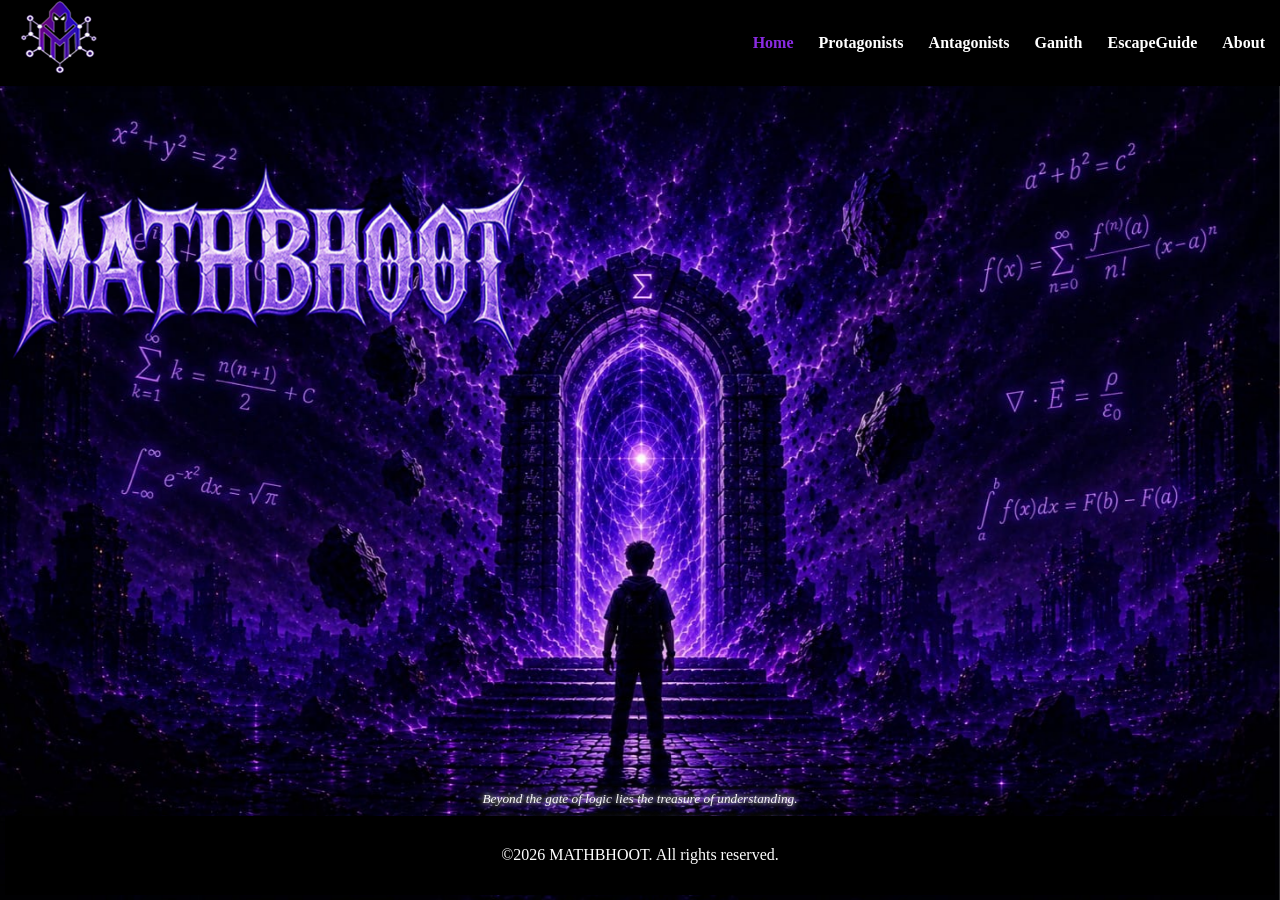
<file: index.html>
<!DOCTYPE html>
<html lang="en">
<head>
    <meta charset="UTF-8">
    <meta name="viewport" content="width=device-width, initial-scale=1.0">
    <title>MATHBHOOT | WHERE MATHEMATICS MEETS MYSTERY</title>

    <meta name="description"
        content="A story-driven mathematical universe where students become protagonists, creators become architects/antagonists, knowledge is preserved by Ganith in old manuscripts, and every challenge is a horror mystery waiting to be solved inside the Mathbhoot Villa.">
    <meta name="keywords"
        content="MATHBHOOT,mathbhoot,MathBhoot,MathVerse,MathBhootVerse, math escape game, math puzzles, mathematical adventure, math mystery, escape room math, learning mathematics">
    <meta name="author" content="Sakshi Soni">
    <meta name="robots" content="index, follow">
    <link rel="canonical" href="https://mathbhoot.com/">

    <meta property="og:type" content="website">
    <meta property="og:site_name" content="MATHBHOOT">
    <meta property="og:title" content="MATHBHOOT | WHERE MATHEMATICS MEETS MYSTERY">
    <meta property="og:description"
        content="A story-driven mathematical universe where students become protagonists, creators become architects/antagonists, knowledge is preserved by Ganith in old manuscripts, and every challenge is a horror mystery waiting to be solved inside the MathBhoot Villa.">
    <meta property="og:url" content="https://mathbhoot.com/">
    <meta property="og:image" content="https://mathbhoot.com/assets/og-home.png">
    <meta property="og:image:secure_url" content="https://mathbhoot.com/assets/og-home.png">
    <meta property="og:image:type" content="image/png">
    <meta property="og:image:width" content="1899">
    <meta property="og:image:height" content="877">
    <meta property="og:image:alt" content="The haunted MATHBHOOT portal glowing with mathematical mystery">

    <meta name="twitter:card" content="summary_large_image">
    <meta name="twitter:title" content="MATHBHOOT | WHERE MATHEMATICS MEETS MYSTERY">
    <meta name="twitter:description"
        content="A story-driven mathematical universe where students become protagonists, creators become architects/antagonists, knowledge is preserved by Ganith in old manuscripts, and every challenge is a horror mystery waiting to be solved inside the MathBhoot Villa.">
    <meta name="twitter:image" content="https://mathbhoot.com/assets/og-home.png">
    <meta name="twitter:image:alt" content="The haunted MATHBHOOT portal glowing with mathematical mystery">

    <link rel="icon" href="/assets/logo.png" type="image/png">
    <link rel="stylesheet" href="/css/main.css">

    <script async src="https://www.googletagmanager.com/gtag/js?id=G-JPNB4LNP9J"></script>
    <script>
        window.dataLayer = window.dataLayer || [];
        function gtag(){ dataLayer.push(arguments); }
        gtag('js', new Date());
        gtag('config', 'G-JPNB4LNP9J');
    </script>
    <script type="application/ld+json">
    {
        "@context": "https://schema.org",
        "@type": "WebSite",
        "name": "MATHBHOOT",
        "url": "https://mathbhoot.com",
        "description": "MATHBHOOT is an interactive mathematical mystery adventure created by Sakshi Soni.",
        "image": "https://mathbhoot.com/assets/og-home.png",
        "creator": {
            "@type": "Person",
            "name": "Sakshi Soni",
            "url": "https://mathbhoot.com/html/about/about.html",
            "image": "https://mathbhoot.com/assets/sakshi.png",
        "logo": "https://mathbhoot.com/assets/logo.png"
        }
    }
    </script>
</head>
<body class="page-home">
    <div class="bg-layer"></div>
    
    <header class="site-header">
        <nav class="navbar" aria-label="Main navigation">
            <div class="logo-container">
                <a href="index.html" aria-label="Go to MATHBHOOT home"><img src="assets/logo.png" alt="MATHBHOOT Logo" class="nav-logo"></a>
            </div>
            <!-- Toggle button for mobile-->
             <button class="nav-toggle" type="button"aria-label="Open main navigation"aria-controls="primaryNavigation"aria-expanded="false">☰</button>
               
             <!--Navigation links-->
             <ul class="nav-links" id="primaryNavigation">
               <li> <a href="index.html" class="active" aria-current="page">Home</a></li>
               <li><a href="html/protagonists/protagonists.html">Protagonists</a></li>
               <li><a href="html/antagonists/antagonists.html">Antagonists</a></li>
               <li><a href="html/ganith/ganith.html">Ganith</a></li>
               <li><a href="html/escapeguide/escape.html">EscapeGuide</a></li>
               <li><a href="html/about/about.html">About</a></li>
            
            </ul>
        </div>
        </nav>
    </header>
     <canvas id="webgl"></canvas>
     <div class="page-wrapper"></div>
    <main>
        <section class="homepage-hero" aria-labelledby="homepageTitle">
            <h1 id="homepageTitle" class="hero-title"></h1>
            <div class="homepage-bg" aria-hidden="true"></div>
            <div class="homepage-overlay" aria-hidden="true"></div>
            <br>
            <br>
            
            <div class="hero-content">
                <h1 class="hero-title">
                <img src="assets/wordmark.png"
                alt="Mathbhoot Wordmark"
                class="hero-title-image"
                width="530"
                height="300"
                decoding="async">
                
                <br>
                <br>
            </div>

        </section>
        <br>
        <br>
        <br>
    </main>
            <div class="fixed-quote" align="center">
                <small><p>Beyond the gate of logic lies the treasure of understanding.</p></small>
                 <p>"Are you brave enough to calculate your path?"</p>
            </div>
    <br>

     <!--FOOTER-->
    <footer class="site-footer">
    <div class="footer-content">
        <p align="center"> &copy;2026 MATHBHOOT. All rights reserved.</p>
    </div>
    </footer>

<script src="js/main.js"></script>
</body>
</html>
</file>
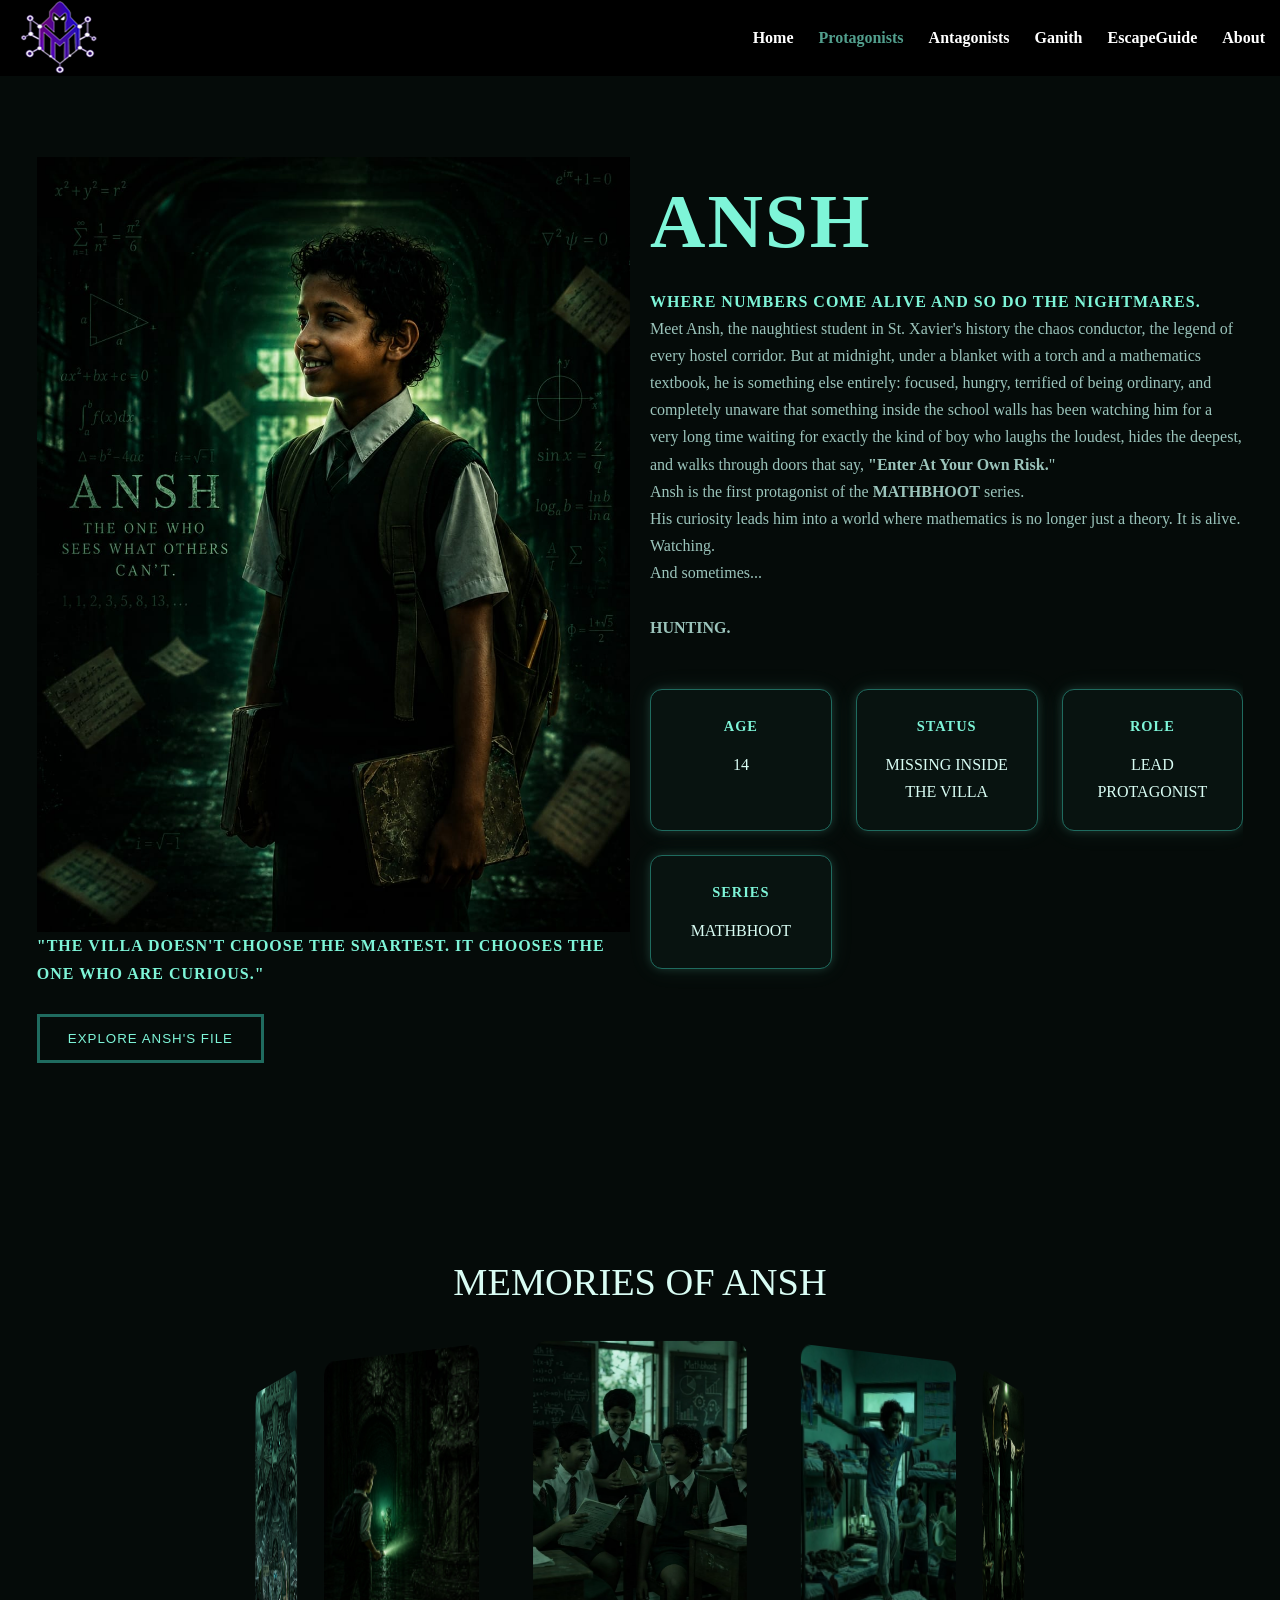
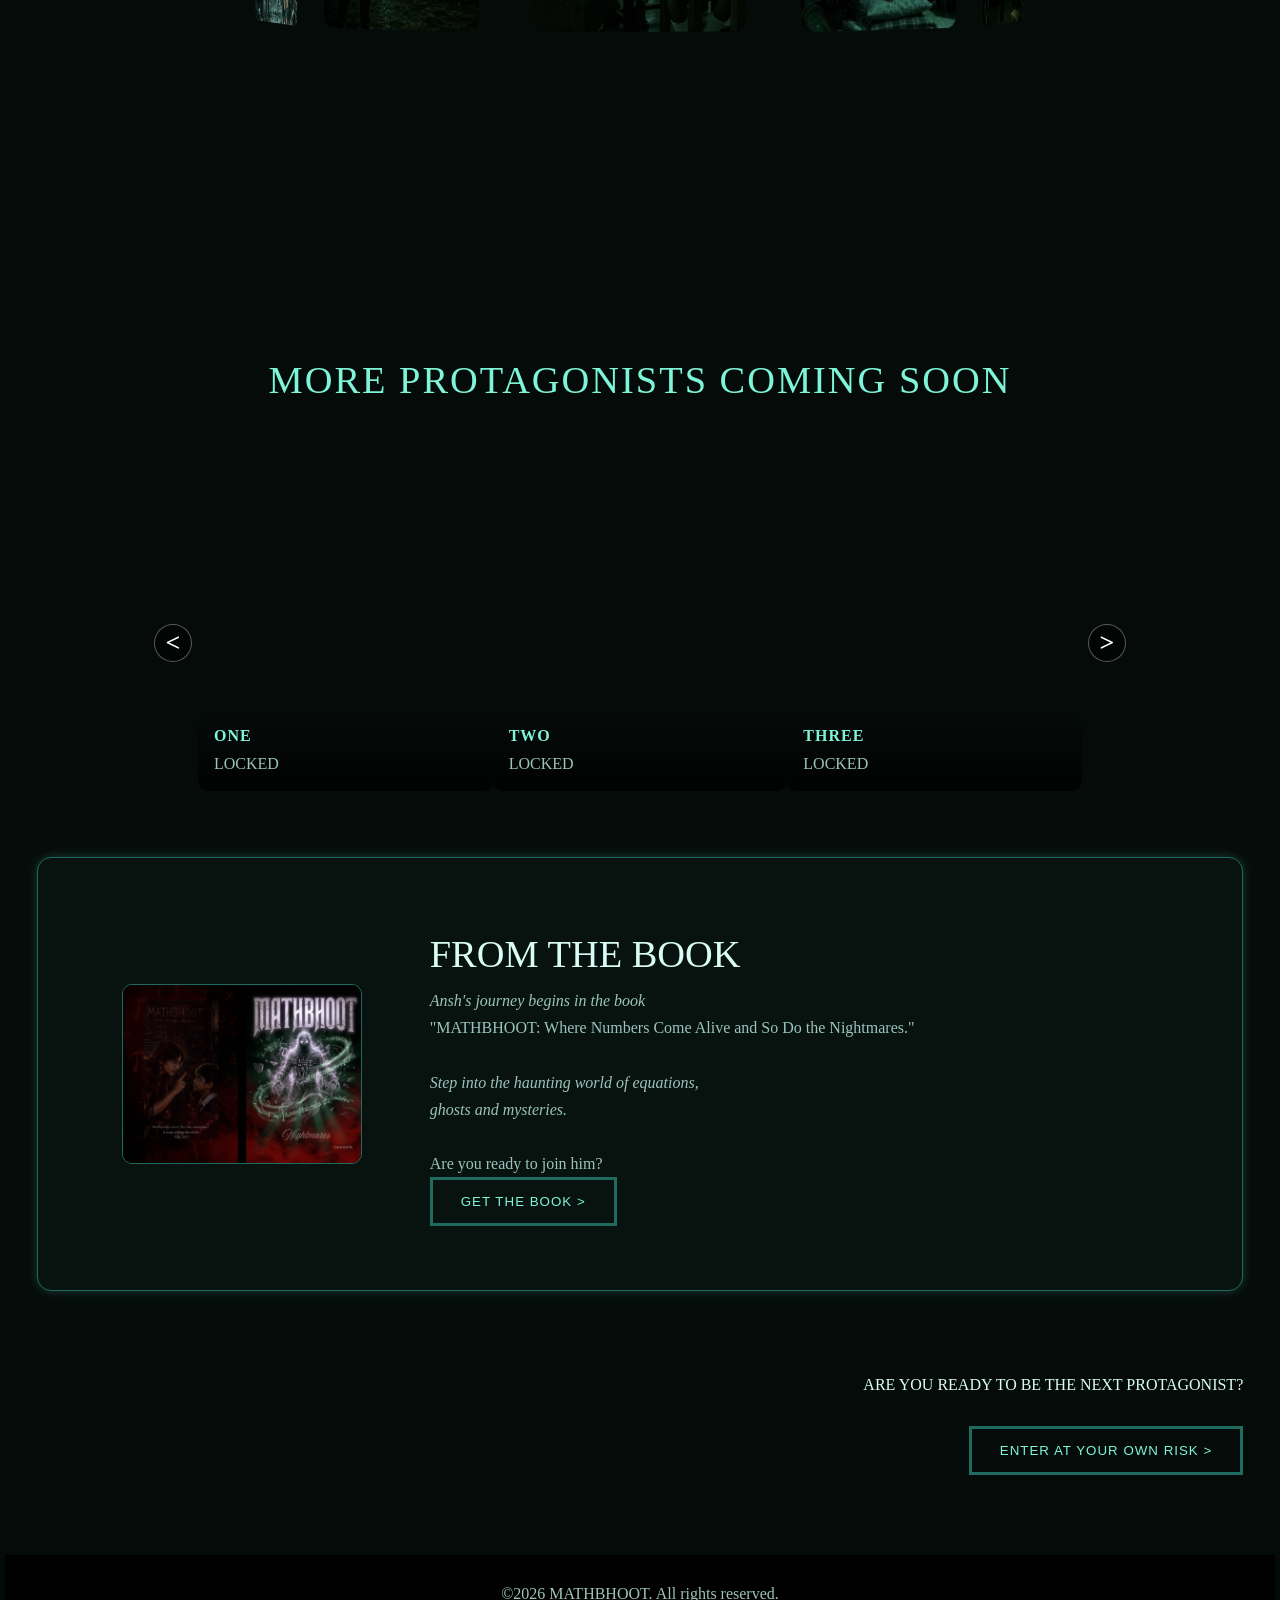
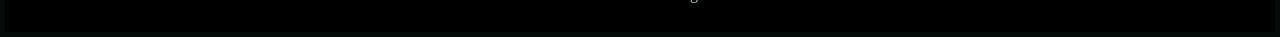
<file: html/protagonists/protagonists.html>
﻿<!DOCTYPE html>
<html lang="en">

<head>

    <meta charset="UTF-8">
    <meta name="viewport" content="width=device-width, initial-scale=1.0">
    <title>PROTAGONISTS | MATHBHOOT</title>
    <meta name="description" content="Meet Ansh, the first protagonist of the MATHBHOOT series. His curiosity leads him into a world where mathematics is no longer just a theory.">
    <meta name="protagonists" content="Ansh">
    <meta name="robots" content="index, follow">
    <link rel="canonical" href="https://mathbhoot.com/html/protagonists/protagonists.html">

    <meta property="og:type" content="article">
    <meta property="og:site_name" content="MATHBHOOT">
    <meta property="og:title" content="PROTAGONISTS | MATHBHOOT">
    <meta property="og:description" content="Meet Ansh in MATHBHOOT—a curious student whose passion for mathematics leads him into a world of mystery, logic, and unexpected discoveries.">
    <meta property="og:url" content="https://mathbhoot.com/html/protagonists/protagonists.html">
    <meta property="og:image" content="https://mathbhoot.com/assets/protagonists/ansh.jpg">
    <meta property="og:image:secure_url" content="https://mathbhoot.com/assets/protagonists/ansh.jpg">
    <meta property="og:image:type" content="image/jpg">
    <meta property="og:image:width" content="1097">
    <meta property="og:image:height" content="1434">
    <meta property="og:image:alt" content="Ansh">

    <meta name="twitter:card" content="summary_large_image">
    <meta name="twitter:title" content="PROTAGONISTS | MATHBHOOT">
    <meta name="twitter:description" content="Meet Ansh in MATHBHOOT—a curious student whose passion for mathematics leads him into a world of mystery, logic, and unexpected discoveries.">
    <meta name="twitter:image" content="https://mathbhoot.com/assets/protagonists/ansh.jpg">
    <meta name="twitter:image:alt" content="Ansh">
    <link rel="icon" href="../../assets/logo.png" type="image/png">
    <link rel="stylesheet" href="../../css/protagonists/main.css">
    <link rel="stylesheet" href="../../css/protagonists/anshgallery.css">

    <script type="application/ld+json">
    {
      "@context": "https://schema.org",
      "@type": "WebPage",
      "name": "PROTAGONISTS | MATHBHOOT",
      "url": "https://mathbhoot.com/html/protagonists/protagonists.html",
      "description": "Meet Ansh in MATHBHOOT—a curious student whose passion for mathematics leads him into a world of mystery, logic, and unexpected discoveries.",
      "image": "https://mathbhoot.com/assets/protagonists/ansh.jpg",
      "isPartOf": {
        "@type": "WebSite",
        "name": "MATHBHOOT",
        "url": "https://mathbhoot.com/"
      }
    }
    </script>

</head>

<body>
    <!-- NAVBAR -->

    <header class="site-header">
        <nav class="navbar" aria-label="Main navigation">
            <div class="logo-container">
                <a href="../../index.html" aria-label="Go to MATHBHOOT home"><img src="../../assets/logo.png" alt="MATHBHOOT Logo" class="nav-logo"></a>
            </div>
            <!-- Toggle button for mobile-->
             <button class="nav-toggle" type="button" aria-label="Open main navigation" aria-controls="primaryNavigation" aria-expanded="false">☰</button>

             <!--Navigation links-->
             <ul class="nav-links" id="primaryNavigation">
               <li> <a href="../../index.html">Home</a></li>
               <li><a href="protagonists.html" class="active" aria-current="page">Protagonists</a></li>
               <li><a href="../antagonists/antagonists.html">Antagonists</a></li>
               <li><a href="../ganith/ganith.html">Ganith</a></li>
               <li><a href="../escapeguide/escape.html">EscapeGuide</a></li>
               <li><a href="../about/about.html">About</a></li>
            </ul>
        </nav>
    </header>
    <main>
    <!-- ================================= -->
    <!-- HERO SECTION -->
    <!-- ================================= -->
     <section id="ansh-hero" class="reveal hero-wrapper">
        <div class="hero-left">
            <div class="hero-image">
            <!-- Ansh Image -->
            <img src="../../assets/protagonists/ansh.jpg" alt="Ansh">
            </div>
            <h3 class="quote">"THE VILLA DOESN'T CHOOSE THE SMARTEST. IT CHOOSES THE ONE WHO ARE CURIOUS."</h3>
            <br>
            <div>
            <a href="protagonist/ansh/ansh.html">

                <button type="button">EXPLORE ANSH'S FILE</button>
            </a>
            </div>
        </div>

        <div class="character-content">
            <h1>ANSH</h1>
            <h3>
                WHERE NUMBERS COME ALIVE
                AND SO DO THE NIGHTMARES.
            </h3>
            <div class="ansh-description">
                <P>
                    Meet Ansh, the naughtiest student in St. Xavier's history the chaos conductor, the legend of every hostel corridor. But at midnight, under a blanket with a torch and a mathematics textbook, he is something else entirely: focused, hungry, terrified of being ordinary, and completely unaware that something inside the school walls has been watching him for a very long time waiting for exactly the kind of boy who laughs the loudest, hides the deepest, and walks through doors that say,<b> "Enter At Your Own Risk.</b>"
                    <br>
                    Ansh is the first protagonist of the <b>MATHBHOOT</b> series.<br>
                    His curiosity leads him into a world where mathematics is no longer just a theory.
                    It is alive.<br>
                    Watching.<br>
                    And sometimes...<br><br>
                    <b>HUNTING.</b>

                </P>
            </div>

            <div class="ansh-stats">

                <div class="stat-card">
                    <h3>AGE</h3>
                    <p>14</p>
                </div>

                <div class="stat-card">
                    <h3>STATUS</h3>
                    <p>MISSING INSIDE THE VILLA</p>
                </div>

                <div class="stat-card">
                    <h3>ROLE</h3>
                    <p>LEAD PROTAGONIST</p>
                </div>
                <div class="stat-card">
                  <h3>SERIES</h3>
                  <p>MATHBHOOT</p>

                </div>
            </div>

        </div>
    </section>
        <br>

        <!-- ================================= -->
        <!-- GALLERY -->
        <!-- ================================= -->
    <section class="gallery-section">

    <h2 class="gallery-title" align="center">
        MEMORIES OF ANSH
    </h2>

    <div class="banner">
        <div class="slider" style="--quantity:12">
        <div class="item" style="--position:1"><img src="../../assets/protagonists/anshgallery/mb_nm/img1.jpeg" alt="img1"></div>
        <div class="item" style="--position:2"><img src="../../assets/protagonists/anshgallery/mb_nm/img2.jpeg" alt="img2"></div>
        <div class="item" style="--position:3"><img src="../../assets/protagonists/anshgallery/mb_nm/img3.jpeg" alt="img3"></div>
        <div class="item" style="--position:4"><img src="../../assets/protagonists/anshgallery/mb_nm/img4.jpeg" alt="img4"></div>
        <div class="item" style="--position:5"><img src="../../assets/protagonists/anshgallery/mb_nm/img5.jpeg" alt="img5"></div>
        <div class="item" style="--position:6"><img src="../../assets/protagonists/anshgallery/mb_nm/img6.jpeg" alt="img6"></div>
        <div class="item" style="--position:7"><img src="../../assets/protagonists/anshgallery/mb_nm/img7.jpeg" alt="img7"></div>
        <div class="item" style="--position:8"><img src="../../assets/protagonists/anshgallery/mb_nm/img8.jpeg" alt="img8"></div>
        <div class="item" style="--position:9"><img src="../../assets/protagonists/anshgallery/mb_nm/img9.jpeg" alt="img9"></div>
        <div class="item" style="--position:10"><img src="../../assets/protagonists/anshgallery/mb_nm/img10.jpeg" alt="img10"></div>
        <div class="item" style="--position:11"><img src="../../assets/protagonists/anshgallery/mb_nm/img11.jpeg" alt="img11"></div>
        <div class="item"style="--position:12"><img src="../../assets/protagonists/anshgallery/mb_nm/img12.jpeg" alt="img12"></div>
    </div>
    </div>
    </section>





        <!-- ================================= -->
        <!-- TIMELINE -->
        <!-- ================================= -->


     <section class="future-protagonists">

         <h2 class="section-title">MORE PROTAGONISTS COMING SOON</h2>

         <div class="swiper protagonists-slider">
            <div class="swiper-wrapper">
            <!-- CARD 1 -->
            <article class="swiper-slide protagonist-card">
                <a href="protagonist/one/one.html">
                <img src="../../assets/protagonists/lockedfiles/one.jpg" alt="one">
                <div class="card-info"><h3>one</h3><p>LOCKED</p></div>
                </a>
            </article>
            <!-- CARD 2 -->
            <article class="swiper-slide protagonist-card">
                <a href="protagonist/two/two.html">
                <img src="../../assets/protagonists/lockedfiles/two.jpg" alt="two">
                <div class="card-info"><h3>two</h3><p>LOCKED</p></div>
                </a>
            </article>
            <!-- CARD 3 -->
            <article class="swiper-slide protagonist-card">
                <a href="protagonist/three/three.html">
                <img src="../../assets/protagonists/lockedfiles/three.jpg" alt="three">
                <div class="card-info"><h3>three</h3><p>LOCKED</p></div>
                </a>
            </article>
            <!-- CARD 4 -->
            <article class="swiper-slide protagonist-card">
                <a href="protagonist/four/four.html">
                <img src="../../assets/protagonists/lockedfiles/four.jpg" alt="four">
                <div class="card-info"><h3>four</h3><p>LOCKED</p></div>
                </a>
            </article>
            <!-- CARD 5 -->
            <article class="swiper-slide protagonist-card">
                <a href="protagonist/five/five.html">
                <img src="../../assets/protagonists/lockedfiles/five.jpg" alt="five">
                <div class="card-info"><h3>five</h3><p>LOCKED</p></div>
                </a>
            </article>
            </div>

            <!--Navigation button-->
            <div class="swiper-button-prev"></div>
            <div class="swiper-button-next"></div>

        </div>
    </section>





    <!-- ================================= -->
        <!-- FROM THE BOOK SECTION -->
        <!-- ================================= -->
        <section class="book-section" >

            <div class="book-cover">
              <img src="../../assets/protagonists/mbnightmare.jpg" alt="Mathbhoot Book">
            </div>

            <div>
          <h2>FROM THE BOOK</h2>
          <p>
            <i>Ansh's journey begins in the book </i><br>
            "MATHBHOOT: Where Numbers Come Alive and So Do the Nightmares."
            <br><br>
            <i>Step into the haunting world of equations, <br />
              ghosts and mysteries.</i>

            <br><br>
            Are you ready to join him?

            </p>
            <a href="https://a.co/d/08MfjedM" target="_blank" rel="noopener noreferrer">
            <button type="button">GET THE BOOK > </button>
            </a>

            </div>



        </section>
        <div>
        <section align="right">
          
          ARE YOU READY TO BE THE NEXT PROTAGONIST? <br><br>
          <button type="button">ENTER AT YOUR OWN RISK > </button>

        </section>
        </div>


    </main>

     <!--FOOTER-->
    <footer class="site-footer">
    <div class="footer-content">
        <p align="center"> &copy;2026 MATHBHOOT. All rights reserved.</p>
    </div>
    </footer>
    <div class="cursor"></div>
    <script src="https://cdn.jsdelivr.net/npm/swiper@11/swiper-bundle.min.js"></script>
    <script src="../../js/main.js"></script>
    <script src="../../js/protagonists/carausel.js"></script>
</body>
</html>
</file>
<file: css/main.css>
/* main.css */
@import url('style.css'); /* Global styles like fonts and branding */
@import url('home.css');  /* Homepage specific layouts */
</file>
<file: css/protagonists/main.css>
@import url('navfoot.css');
@import url('base.css');
@import url('book.css');
@import url('cards.css');
@import url('anshgallery.css');
@import url('carausel.css');
</file>
<file: css/protagonists/anshgallery.css>
.banner{
    width: 100%;
    min-height: 520px;
    text-align: center;
    overflow: hidden;
    position: relative;
    perspective: 1200px;
}

.banner .slider{
    --card-width: clamp(105px, 12vw, 150px);
    --card-height: clamp(145px, 16vw, 205px);
    --gallery-radius: clamp(245px, 28vw, 365px);
    position: absolute;
    width: var(--card-width);
    height: var(--card-height);
    top: 95px;
    left: 50%;
    margin-left: calc(var(--card-width) / -2);
    transform-style: preserve-3d;
    animation: autoRun 24s infinite linear;
}

@keyframes autoRun{
    from{
        transform: rotateX(-8deg) rotateY(0deg);
    }
    to{
        transform: rotateX(-8deg) rotateY(360deg);
    }
}

.banner .slider .item{
    position: absolute;
    inset: 0 0 0 0;
    transform:
          rotateY(calc((var(--position) - 1) * 30deg))
          translateZ(var(--gallery-radius));
    backface-visibility: hidden;
}

.banner .slider .item img{
    width: 100%;
    height: 100%;
    object-fit: cover;
    border-radius: 10px;
    display: block;
}

/* ===== ANDROID/MOBILE FIX ===== */
/* Disable 3D transforms on mobile devices */
@media (max-width: 700px){
    .banner{
        min-height: 360px;
        overflow-x: auto;
        overflow-y: hidden;
        -webkit-overflow-scrolling: touch;
    }

    .banner .slider{
        --card-width: clamp(72px, 20vw, 96px);
        --card-height: clamp(98px, 28vw, 130px);
        --gallery-radius: clamp(130px, 36vw, 175px);
        position: relative;
        left: auto;
        margin-left: 0;
        top: 0;
        width: auto;
        height: auto;
        display: flex;
        gap: 15px;
        padding: 20px 15px;
        animation: none;
        transform: none !important;
        transform-style: flat;
        perspective: none;
    }

    .banner .slider .item{
        position: relative;
        inset: auto;
        transform: none !important;
        backface-visibility: visible;
        flex: 0 0 auto;
        width: var(--card-width);
        height: var(--card-height);
    }
}

@media (max-width: 480px){
    .banner{
        min-height: auto;
    }

    .banner .slider{
        padding: 15px 10px;
        gap: 10px;
    }

    .banner .slider .item{
        width: clamp(60px, 18vw, 80px);
        height: clamp(80px, 24vw, 110px);
    }
}
</file>
